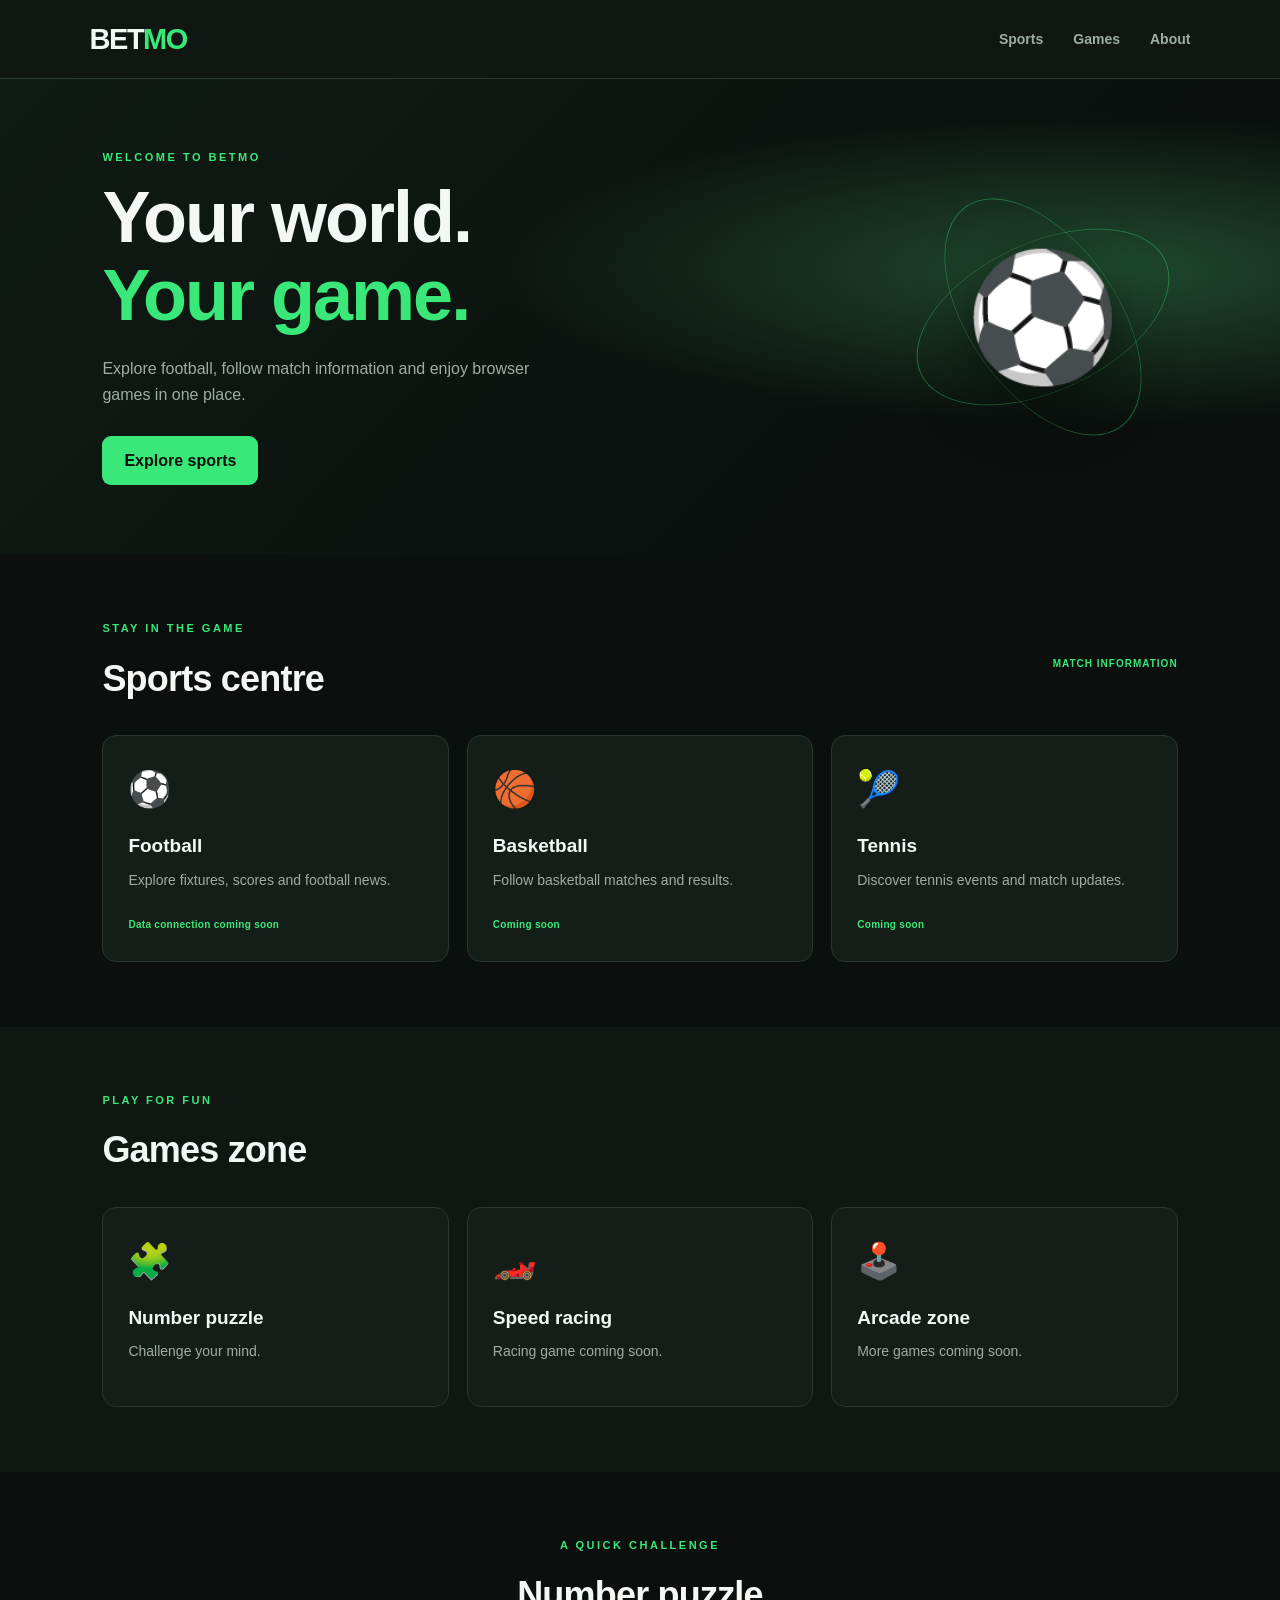
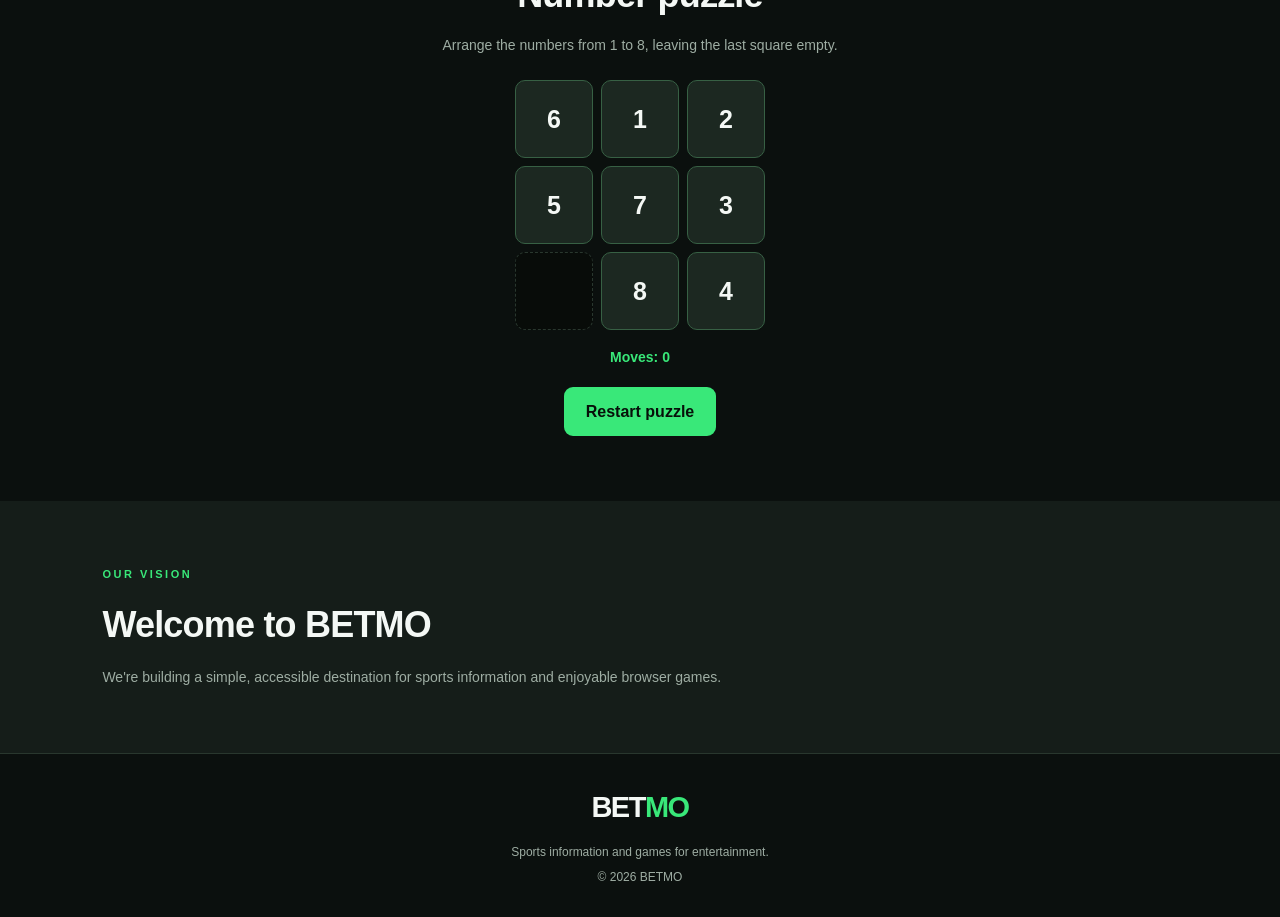
<file: Betmo/index.html>
<!DOCTYPE html>
<html lang="en">
<head>
  <meta charset="UTF-8">
  <meta name="viewport" content="width=device-width, initial-scale=1.0">
  <meta name="theme-color" content="#101713">
  <meta name="description" content="BETMO — Your home for sports news, match information and games.">
  <title>BETMO | Sports & Games</title>
  <link rel="stylesheet" href="style.css">
</head>
<body>
  <header class="topbar">
    <a class="logo" href="#" aria-label="BETMO home">BET<span>MO</span></a>
    <button class="menu-button" id="menuButton" aria-label="Toggle navigation" aria-expanded="false">☰</button>
    <nav id="navigation">
      <a href="#sports">Sports</a>
      <a href="#games">Games</a>
      <a href="#about">About</a>
    </nav>
  </header>

  <main>
    <section class="hero">
      <div class="hero-content">
        <p class="eyebrow">WELCOME TO BETMO</p>
        <h1>Your world.<br><span>Your game.</span></h1>
        <p>Explore football, follow match information and enjoy browser games in one place.</p>
        <a class="primary-button" href="#sports">Explore sports</a>
      </div>
      <div class="hero-art" aria-hidden="true">
        <div class="ball">⚽</div>
        <div class="orbit orbit-one"></div>
        <div class="orbit orbit-two"></div>
      </div>
    </section>

    <section class="section" id="sports">
      <div class="section-heading">
        <div>
          <p class="eyebrow">STAY IN THE GAME</p>
          <h2>Sports centre</h2>
        </div>
        <span class="status">MATCH INFORMATION</span>
      </div>
      <div class="sports-grid">
        <article class="sport-card">
          <span class="sport-icon">⚽</span>
          <h3>Football</h3>
          <p>Explore fixtures, scores and football news.</p>
          <span class="coming-soon">Data connection coming soon</span>
        </article>
        <article class="sport-card">
          <span class="sport-icon">🏀</span>
          <h3>Basketball</h3>
          <p>Follow basketball matches and results.</p>
          <span class="coming-soon">Coming soon</span>
        </article>
        <article class="sport-card">
          <span class="sport-icon">🎾</span>
          <h3>Tennis</h3>
          <p>Discover tennis events and match updates.</p>
          <span class="coming-soon">Coming soon</span>
        </article>
      </div>
    </section>

    <section class="section games-section" id="games">
      <div class="section-heading">
        <div>
          <p class="eyebrow">PLAY FOR FUN</p>
          <h2>Games zone</h2>
        </div>
      </div>
      <div class="games-grid">
        <a class="game-card" href="#puzzle">
          <span>🧩</span><h3>Number puzzle</h3><p>Challenge your mind.</p>
        </a>
        <article class="game-card">
          <span>🏎️</span><h3>Speed racing</h3><p>Racing game coming soon.</p>
        </article>
        <article class="game-card">
          <span>🕹️</span><h3>Arcade zone</h3><p>More games coming soon.</p>
        </article>
      </div>
    </section>

    <section class="section puzzle-section" id="puzzle">
      <p class="eyebrow">A QUICK CHALLENGE</p>
      <h2>Number puzzle</h2>
      <p>Arrange the numbers from 1 to 8, leaving the last square empty.</p>
      <div class="puzzle-board" id="puzzleBoard" aria-label="Number puzzle board"></div>
      <p id="puzzleMessage" role="status">Moves: 0</p>
      <button class="primary-button" id="restartPuzzle">Restart puzzle</button>
    </section>

    <section class="section about-section" id="about">
      <p class="eyebrow">OUR VISION</p>
      <h2>Welcome to BETMO</h2>
      <p>We're building a simple, accessible destination for sports information and enjoyable browser games.</p>
    </section>
  </main>

  <footer>
    <a class="logo" href="#">BET<span>MO</span></a>
    <p>Sports information and games for entertainment.</p>
    <p>© <span id="year"></span> BETMO</p>
  </footer>

  <script src="script.js"></script>
</body>
</html>
</file>
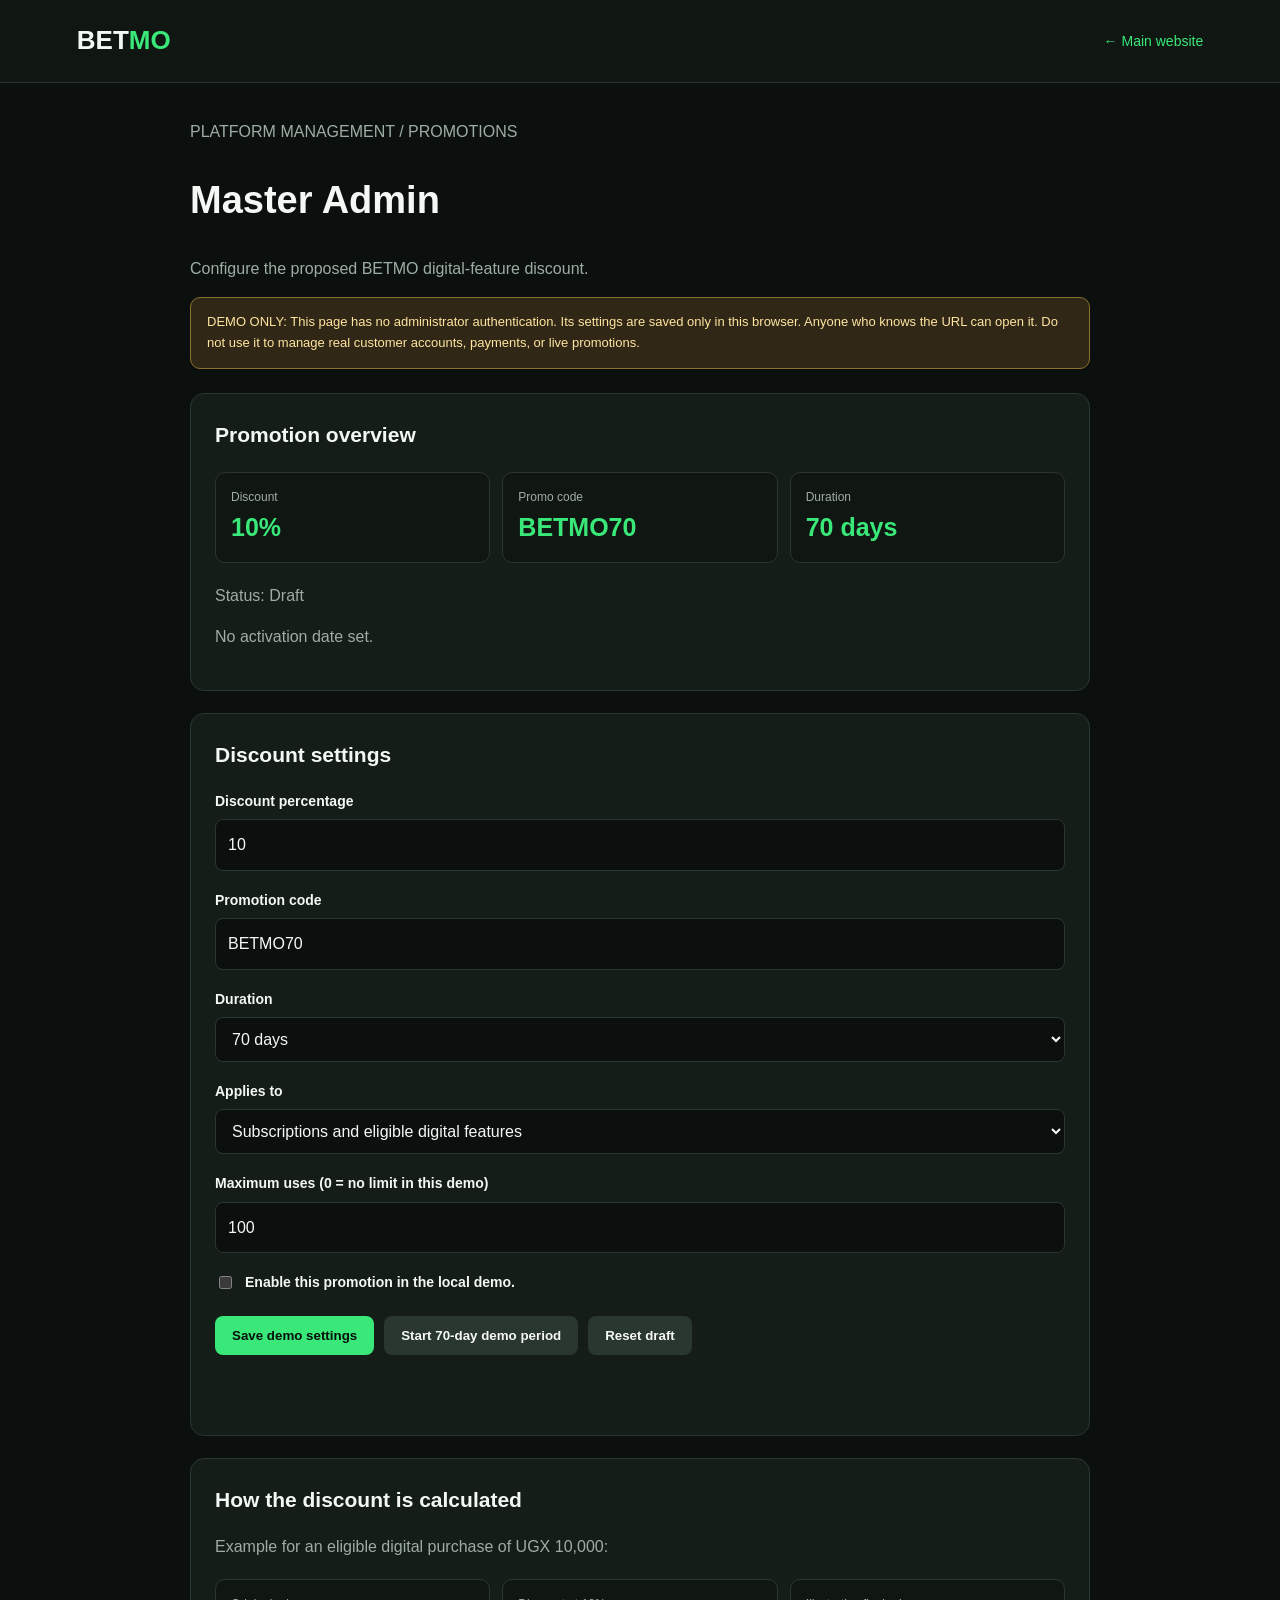
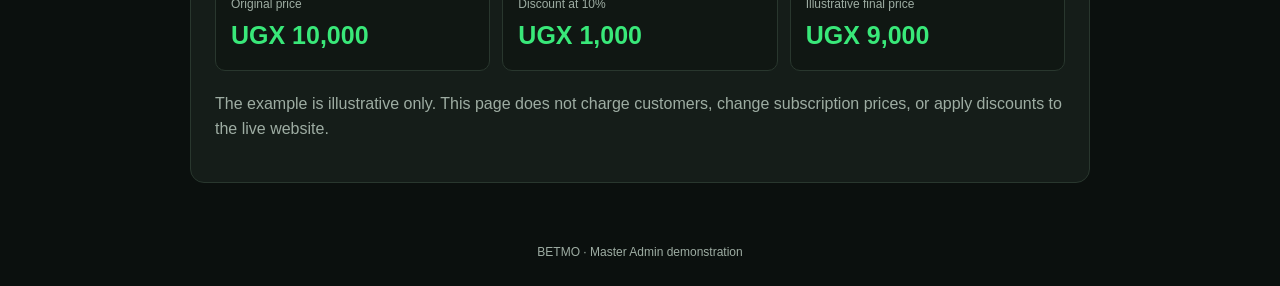
<file: Betmo/admin.html>
<!DOCTYPE html>
<html lang="en">
<head>
  <meta charset="UTF-8">
  <meta name="viewport" content="width=device-width, initial-scale=1.0">
  <meta name="theme-color" content="#101713">
  <title>BETMO | Master Admin Demo</title>
  <style>
    :root {
      color-scheme: dark;
      --bg: #0b100e;
      --panel: #151d19;
      --border: #29372e;
      --green: #39e879;
      --muted: #9eada3;
      --text: #f4f8f5;
    }

    * { box-sizing: border-box; }

    body {
      margin: 0;
      background: var(--bg);
      color: var(--text);
      font-family: Arial, sans-serif;
      line-height: 1.6;
    }

    header {
      padding: 20px 6%;
      background: #101713;
      border-bottom: 1px solid var(--border);
      display: flex;
      justify-content: space-between;
      align-items: center;
      gap: 16px;
    }

    .logo {
      color: var(--text);
      font-size: 26px;
      font-weight: 900;
      text-decoration: none;
    }

    .logo span { color: var(--green); }

    header a.back {
      color: var(--green);
      text-decoration: none;
      font-size: 14px;
    }

    main {
      width: min(900px, 92%);
      margin: 36px auto;
    }

    .notice {
      padding: 14px 16px;
      border: 1px solid #8b7030;
      background: #302716;
      border-radius: 10px;
      color: #ffe5a0;
      font-size: 13px;
      margin-bottom: 24px;
    }

    .panel {
      padding: 24px;
      background: var(--panel);
      border: 1px solid var(--border);
      border-radius: 14px;
      margin-bottom: 22px;
    }

    h1 { font-size: clamp(27px, 5vw, 38px); }
    h2 { font-size: 21px; margin-top: 0; }

    .muted { color: var(--muted); }

    .stats {
      display: grid;
      grid-template-columns: repeat(3, minmax(0, 1fr));
      gap: 12px;
      margin: 20px 0;
    }

    .stat {
      background: #101713;
      border: 1px solid var(--border);
      border-radius: 10px;
      padding: 15px;
      min-width: 0;
    }

    .stat small {
      color: var(--muted);
      display: block;
      font-size: 12px;
    }

    .stat strong {
      display: block;
      font-size: clamp(18px, 3vw, 25px);
      color: var(--green);
      overflow-wrap: anywhere;
    }

    .field { margin: 18px 0; }

    label {
      display: block;
      margin-bottom: 7px;
      font-weight: 700;
      font-size: 14px;
    }

    input, select {
      width: 100%;
      padding: 12px;
      border-radius: 8px;
      border: 1px solid var(--border);
      background: #0b100e;
      color: var(--text);
      font: inherit;
    }

    input:focus, select:focus {
      outline: 2px solid var(--green);
      outline-offset: 1px;
    }

    .check-row {
      display: flex;
      align-items: flex-start;
      gap: 10px;
      margin: 16px 0;
      font-size: 14px;
    }

    .check-row input {
      width: auto;
      margin-top: 5px;
    }

    .buttons {
      display: flex;
      flex-wrap: wrap;
      gap: 10px;
      margin-top: 22px;
    }

    button {
      border: 0;
      border-radius: 8px;
      padding: 12px 17px;
      background: var(--green);
      color: #07110a;
      font-weight: 800;
      cursor: pointer;
    }

    button.secondary {
      color: var(--text);
      background: #29372e;
    }

    button:focus-visible {
      outline: 2px solid white;
      outline-offset: 3px;
    }

    #message {
      min-height: 24px;
      color: var(--green);
      overflow-wrap: anywhere;
    }

    footer {
      padding: 24px;
      text-align: center;
      color: var(--muted);
      font-size: 12px;
    }

    @media (max-width: 550px) {
      header { padding: 16px 4%; }
      main { width: 94%; margin-top: 24px; }
      .panel { padding: 18px; }
      .stats { grid-template-columns: 1fr; }
    }
  </style>
</head>
<body>
  <header>
    <a class="logo" href="index.html">BET<span>MO</span></a>
    <a class="back" href="index.html">← Main website</a>
  </header>

  <main>
    <p class="muted">PLATFORM MANAGEMENT / PROMOTIONS</p>
    <h1>Master Admin</h1>
    <p class="muted">Configure the proposed BETMO digital-feature discount.</p>

    <div class="notice">
      DEMO ONLY: This page has no administrator authentication.
      Its settings are saved only in this browser. Anyone who knows
      the URL can open it. Do not use it to manage real customer
      accounts, payments, or live promotions.
    </div>

    <section class="panel">
      <h2>Promotion overview</h2>
      <div class="stats">
        <div class="stat">
          <small>Discount</small>
          <strong id="summaryDiscount">10%</strong>
        </div>
        <div class="stat">
          <small>Promo code</small>
          <strong id="summaryCode">BETMO70</strong>
        </div>
        <div class="stat">
          <small>Duration</small>
          <strong id="summaryDuration">70 days</strong>
        </div>
      </div>
      <p id="summaryStatus" class="muted">Status: Draft</p>
      <p id="summaryDates" class="muted">No activation date set.</p>
    </section>

    <section class="panel">
      <h2>Discount settings</h2>

      <form id="promotionForm">
        <div class="field">
          <label for="discount">Discount percentage</label>
          <input id="discount" type="number" min="1" max="90"
            step="1" value="10" required>
        </div>

        <div class="field">
          <label for="promoCode">Promotion code</label>
          <input id="promoCode" type="text" value="BETMO70"
            maxlength="30" pattern="[A-Za-z0-9_-]+"
            required>
        </div>

        <div class="field">
          <label for="duration">Duration</label>
          <select id="duration">
            <option value="7">7 days</option>
            <option value="30">30 days</option>
            <option value="70" selected>70 days</option>
          </select>
        </div>

        <div class="field">
          <label for="appliesTo">Applies to</label>
          <select id="appliesTo">
            <option value="subscriptions">Subscriptions</option>
            <option value="digital">Eligible digital features</option>
            <option value="both" selected>
              Subscriptions and eligible digital features
            </option>
          </select>
        </div>

        <div class="field">
          <label for="maxUses">Maximum uses (0 = no limit in this demo)</label>
          <input id="maxUses" type="number" min="0"
            step="1" value="100" required>
        </div>

        <label class="check-row">
          <input id="enabled" type="checkbox">
          <span>Enable this promotion in the local demo.</span>
        </label>

        <div class="buttons">
          <button type="submit">Save demo settings</button>
          <button type="button" class="secondary" id="activate">
            Start 70-day demo period
          </button>
          <button type="button" class="secondary" id="reset">
            Reset draft
          </button>
        </div>
      </form>

      <p id="message" role="status" aria-live="polite"></p>
    </section>

    <section class="panel">
      <h2>How the discount is calculated</h2>
      <p class="muted">
        Example for an eligible digital purchase of UGX 10,000:
      </p>
      <div class="stats">
        <div class="stat">
          <small>Original price</small>
          <strong>UGX 10,000</strong>
        </div>
        <div class="stat">
          <small>Discount at 10%</small>
          <strong>UGX 1,000</strong>
        </div>
        <div class="stat">
          <small>Illustrative final price</small>
          <strong>UGX 9,000</strong>
        </div>
      </div>
      <p class="muted">
        The example is illustrative only. This page does not charge
        customers, change subscription prices, or apply discounts
        to the live website.
      </p>
    </section>
  </main>

  <footer>BETMO · Master Admin demonstration</footer>

  <script>
    const STORAGE_KEY = "betmo-promotion-demo-v1";
    const form = document.getElementById("promotionForm");
    const message = document.getElementById("message");

    const fields = {
      discount: document.getElementById("discount"),
      promoCode: document.getElementById("promoCode"),
      duration: document.getElementById("duration"),
      appliesTo: document.getElementById("appliesTo"),
      maxUses: document.getElementById("maxUses"),
      enabled: document.getElementById("enabled")
    };

    function getSettings() {
      return {
        discount: Number(fields.discount.value),
        promoCode: fields.promoCode.value.trim().toUpperCase(),
        duration: Number(fields.duration.value),
        appliesTo: fields.appliesTo.value,
        maxUses: Number(fields.maxUses.value),
        enabled: fields.enabled.checked,
        startDate: null,
        endDate: null
      };
    }

    function loadSettings() {
      try {
        const saved = localStorage.getItem(STORAGE_KEY);
        if (!saved) return null;

        const parsed = JSON.parse(saved);
        if (!parsed || typeof parsed !== "object") return null;

        return parsed;
      } catch {
        message.textContent =
          "Could not read saved demo settings in this browser.";
        return null;
      }
    }

    function showSettings(settings) {
      fields.discount.value = settings.discount;
      fields.promoCode.value = settings.promoCode;
      fields.duration.value = String(settings.duration);
      fields.appliesTo.value = settings.appliesTo;
      fields.maxUses.value = settings.maxUses;
      fields.enabled.checked = settings.enabled;

      document.getElementById("summaryDiscount").textContent =
        settings.discount + "%";
      document.getElementById("summaryCode").textContent =
        settings.promoCode;
      document.getElementById("summaryDuration").textContent =
        settings.duration + " days";

      const status = settings.enabled ? "Demo enabled" : "Draft";
      document.getElementById("summaryStatus").textContent =
        "Status: " + status;

      const dates = document.getElementById("summaryDates");
      if (settings.startDate && settings.endDate) {
        dates.textContent =
          "Demo period: " +
          new Date(settings.startDate).toLocaleString() +
          " – " +
          new Date(settings.endDate).toLocaleString();
      } else {
        dates.textContent = "No activation date set.";
      }
    }

    function saveSettings(settings) {
      try {
        localStorage.setItem(STORAGE_KEY, JSON.stringify(settings));
        showSettings(settings);
        return true;
      } catch {
        message.textContent =
          "Saving failed. Your browser may block local storage.";
        return false;
      }
    }

    form.addEventListener("submit", function (event) {
      event.preventDefault();

      if (!form.reportValidity()) return;

      const previous = loadSettings();
      const settings = getSettings();

      if (previous) {
        settings.startDate = previous.startDate || null;
        settings.endDate = previous.endDate || null;
      }

      if (saveSettings(settings)) {
        message.textContent =
          "Demo settings saved in this browser only.";
      }
    });

    document.getElementById("activate").addEventListener("click", function () {
      if (!form.reportValidity()) return;

      const settings = getSettings();
      const now = Date.now();

      settings.startDate = new Date(now).toISOString();
      settings.endDate = new Date(
        now + settings.duration * 24 * 60 * 60 * 1000
      ).toISOString();

      settings.enabled = true;
      fields.enabled.checked = true;

      if (saveSettings(settings)) {
        message.textContent =
          "Demo period started locally. It is not active for customers.";
      }
    });

    document.getElementById("reset").addEventListener("click", function () {
      const defaults = {
        discount: 10,
        promoCode: "BETMO70",
        duration: 70,
        appliesTo: "both",
        maxUses: 100,
        enabled: false,
        startDate: null,
        endDate: null
      };

      if (saveSettings(defaults)) {
        message.textContent =
          "Demo draft reset. No live promotion was changed.";
      }
    });

    const initialSettings = loadSettings() || {
      discount: 10,
      promoCode: "BETMO70",
      duration: 70,
      appliesTo: "both",
      maxUses: 100,
      enabled: false,
      startDate: null,
      endDate: null
    };

    showSettings(initialSettings);
  </script>
</body>
</html>
</file>
<file: Betmo/style.css>
:root {
  --bg: #0b100e;
  --panel: #151d19;
  --panel-light: #1c2821;
  --green: #39e879;
  --green-dark: #20b95b;
  --text: #f4f8f5;
  --muted: #9eada3;
  --border: #29372e;
}

* {
  box-sizing: border-box;
  margin: 0;
  padding: 0;
}

html {
  scroll-behavior: smooth;
  scroll-padding-top: 90px;
}

body {
  background: var(--bg);
  color: var(--text);
  font-family: Arial, Helvetica, sans-serif;
  line-height: 1.6;
}

a {
  color: inherit;
  text-decoration: none;
}

button {
  font: inherit;
}

.topbar {
  min-height: 76px;
  padding: 16px 7%;
  display: flex;
  align-items: center;
  justify-content: space-between;
  gap: 24px;
  background: #101713;
  border-bottom: 1px solid var(--border);
  position: sticky;
  top: 0;
  z-index: 10;
}

.logo {
  font-size: 29px;
  font-weight: 900;
  letter-spacing: -1.5px;
}

.logo span {
  color: var(--green);
}

#navigation {
  display: flex;
  align-items: center;
  gap: 30px;
}

#navigation a {
  color: var(--muted);
  font-size: 14px;
  font-weight: 700;
}

#navigation a:hover {
  color: var(--green);
}

.menu-button {
  display: none;
  color: var(--text);
  background: transparent;
  border: 1px solid var(--border);
  padding: 7px 12px;
  border-radius: 8px;
  cursor: pointer;
}

.hero {
  min-height: 430px;
  padding: 70px 8%;
  display: flex;
  align-items: center;
  justify-content: space-between;
  gap: 40px;
  overflow: hidden;
  background:
    radial-gradient(ellipse at 85% 40%, #204b30 0%, transparent 38%),
    linear-gradient(135deg, #101b14, #0b100e 70%);
}

.hero-content {
  max-width: 570px;
}

.eyebrow {
  color: var(--green);
  font-size: 11px;
  font-weight: 900;
  letter-spacing: 2.5px;
  margin-bottom: 12px;
}

.hero h1 {
  font-size: clamp(42px, 6vw, 72px);
  line-height: 1.08;
  letter-spacing: -2px;
  margin-bottom: 22px;
}

.hero h1 span {
  color: var(--green);
}

.hero-content > p:not(.eyebrow) {
  color: var(--muted);
  max-width: 440px;
  margin-bottom: 28px;
}

.primary-button {
  display: inline-flex;
  justify-content: center;
  align-items: center;
  border: 0;
  border-radius: 9px;
  padding: 12px 22px;
  background: var(--green);
  color: #07110a;
  font-weight: 900;
  cursor: pointer;
  transition: background 0.2s, transform 0.2s;
}

.primary-button:hover {
  background: #65f495;
  transform: translateY(-2px);
}

.hero-art {
  width: 270px;
  height: 270px;
  position: relative;
  flex-shrink: 0;
  display: grid;
  place-items: center;
}

.ball {
  font-size: 125px;
  filter: drop-shadow(0 15px 30px #0008);
  z-index: 1;
}

.orbit {
  position: absolute;
  border: 1px solid #48e77a66;
  border-radius: 50%;
  width: 100%;
  height: 100%;
  transform: rotate(-25deg) scaleY(0.55);
}

.orbit-two {
  transform: rotate(55deg) scaleY(0.55);
}

.section {
  padding: 65px 8%;
}

.section-heading {
  display: flex;
  align-items: center;
  justify-content: space-between;
  gap: 20px;
  margin-bottom: 28px;
}

.section h2 {
  font-size: clamp(26px, 3vw, 36px);
  letter-spacing: -0.8px;
}

.status,
.coming-soon {
  color: var(--green);
  font-size: 10px;
  font-weight: 800;
  letter-spacing: 1px;
}

.sports-grid,
.games-grid {
  display: grid;
  grid-template-columns: repeat(3, minmax(0, 1fr));
  gap: 18px;
}

.sport-card,
.game-card {
  background: var(--panel);
  border: 1px solid var(--border);
  border-radius: 14px;
  padding: 25px;
  transition: border-color 0.2s, transform 0.2s;
}

.sport-card:hover,
.game-card:hover {
  border-color: var(--green-dark);
  transform: translateY(-3px);
}

.sport-icon,
.game-card > span {
  display: inline-block;
  font-size: 35px;
  margin-bottom: 14px;
}

.sport-card h3,
.game-card h3 {
  font-size: 19px;
  margin-bottom: 7px;
}

.sport-card p,
.game-card p,
.puzzle-section > p:not(.eyebrow),
.about-section > p:not(.eyebrow) {
  color: var(--muted);
  font-size: 14px;
  margin-bottom: 18px;
}

.coming-soon {
  display: inline-block;
  margin-top: 8px;
  letter-spacing: 0.3px;
  font-size: 10px;
}

.games-section {
  background: #101713;
}

.game-card {
  display: block;
  cursor: default;
}

a.game-card {
  cursor: pointer;
}

.puzzle-section {
  text-align: center;
}

.puzzle-section > p:not(.eyebrow) {
  margin: 10px auto 20px;
  max-width: 500px;
}

.puzzle-board {
  display: grid;
  grid-template-columns: repeat(3, 78px);
  gap: 8px;
  justify-content: center;
  margin: 24px auto 16px;
}

.puzzle-tile {
  width: 78px;
  height: 78px;
  border: 1px solid #376044;
  border-radius: 10px;
  background: var(--panel-light);
  color: var(--text);
  font-size: 25px;
  font-weight: 900;
  cursor: pointer;
}

.puzzle-tile:hover {
  background: #294634;
}

.puzzle-tile.empty {
  background: #080c09;
  border: 1px dashed var(--border);
  cursor: default;
}

#puzzleMessage {
  color: var(--green);
  font-weight: 700;
  margin-bottom: 18px;
}

.about-section {
  background: var(--panel);
}

.about-section > p:not(.eyebrow) {
  max-width: 650px;
  margin-top: 12px;
  margin-bottom: 0;
}

footer {
  padding: 30px 8%;
  border-top: 1px solid var(--border);
  text-align: center;
}

footer .logo {
  display: inline-block;
  margin-bottom: 8px;
}

footer p {
  color: var(--muted);
  font-size: 12px;
  margin-top: 5px;
}

@media (max-width: 700px) {
  .topbar {
    min-height: 68px;
    padding: 12px 5%;
  }

  .menu-button {
    display: block;
  }

  #navigation {
    display: none;
    position: absolute;
    top: 67px;
    left: 0;
    right: 0;
    padding: 18px 5%;
    background: #101713;
    border-bottom: 1px solid var(--border);
    flex-direction: column;
    align-items: flex-start;
    gap: 18px;
  }

  #navigation.open {
    display: flex;
  }

  .hero {
    min-height: auto;
    padding: 60px 6%;
  }

  .hero-art {
    display: none;
  }

  .hero h1 {
    font-size: 48px;
  }

  .section {
    padding: 48px 6%;
  }

  .sports-grid,
  .games-grid {
    grid-template-columns: 1fr;
  }

  .section-heading {
    align-items: flex-start;
  }

  .status {
    max-width: 110px;
    text-align: right;
  }
}

@media (min-width: 701px) and (max-width: 950px) {
  .sports-grid,
  .games-grid {
    grid-template-columns: repeat(2, minmax(0, 1fr));
  }
}
</file>
